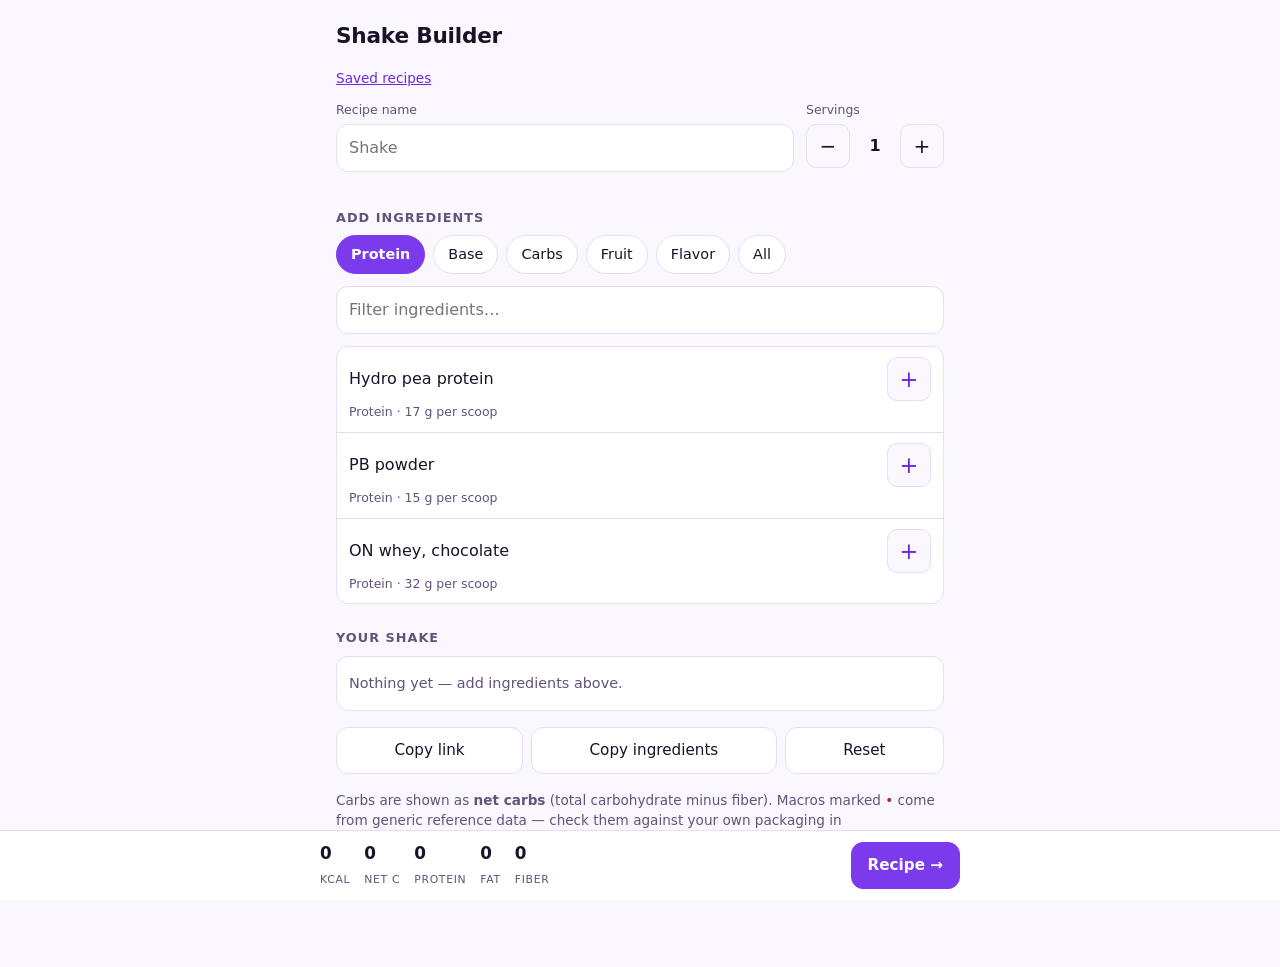
<file: index.html>
<!doctype html>
<html lang="en">
<head>
<meta charset="utf-8">
<meta name="viewport" content="width=device-width, initial-scale=1">
<meta name="theme-color" content="#faf7ff" media="(prefers-color-scheme: light)">
<meta name="theme-color" content="#0f0c15" media="(prefers-color-scheme: dark)">
<title>Shake Builder</title>
<meta name="description" content="Build a shake and see its macros.">
<link rel="stylesheet" href="css/styles.css">
</head>
<body>
<div class="wrap">
  <h1>Shake Builder</h1>

  <div id="banner" hidden class="banner"></div>
  <p class="nav"><a href="saved.html">Saved recipes</a></p>

  <div class="row-2">
    <label class="field">
      <span>Recipe name</span>
      <input type="text" id="name" placeholder="Shake" autocomplete="off">
    </label>
    <div class="field field-servings" role="group" aria-labelledby="servings-label">
      <span id="servings-label">Servings</span>
      <div class="stepper" id="servings">
        <button type="button" data-servings="-1" aria-label="Fewer servings">−</button>
        <span class="qty" id="servings-qty">1</span>
        <button type="button" data-servings="1" aria-label="More servings">+</button>
      </div>
    </div>
  </div>

  <!-- Catalog sits above "Your shake" deliberately: adding an ingredient grows the
       section below it, so the row you just tapped never moves under your finger. -->
  <h2>Add ingredients</h2>
  <div class="chips" id="categories" role="group" aria-label="Filter by category"></div>
  <div class="field">
    <input type="text" id="filter" placeholder="Filter ingredients…" autocomplete="off">
  </div>
  <ul class="list" id="all"></ul>

  <h2 id="shake-heading">Your shake</h2>
  <ul class="list" id="shake"></ul>

  <div class="actions">
    <button class="btn" id="copy-link" type="button">Copy link</button>
    <button class="btn" id="copy-ingredients" type="button">Copy ingredients</button>
    <button class="btn" id="reset" type="button">Reset</button>
  </div>

  <p class="note">
    Carbs are shown as <b>net carbs</b> (total carbohydrate minus fiber).
    Macros marked <span class="unverified">•</span> come from generic reference data —
    check them against your own packaging in <code>ingredients.json</code>.
  </p>
</div>

<div class="totals">
  <div class="totals-inner">
    <div class="macros">
      <div class="macro"><b id="t-kcal">0</b><span>kcal</span></div>
      <div class="macro"><b id="t-netcarb">0</b><span>net C</span></div>
      <div class="macro"><b id="t-protein">0</b><span>protein</span></div>
      <div class="macro"><b id="t-fat">0</b><span>fat</span></div>
      <div class="macro"><b id="t-fiber">0</b><span>fiber</span></div>
    </div>
    <a class="btn btn-primary" id="view-recipe" href="recipe.html">Recipe →</a>
  </div>
</div>

<script src="js/shared.js"></script>
<script src="js/builder.js"></script>
</body>
</html>
</file>
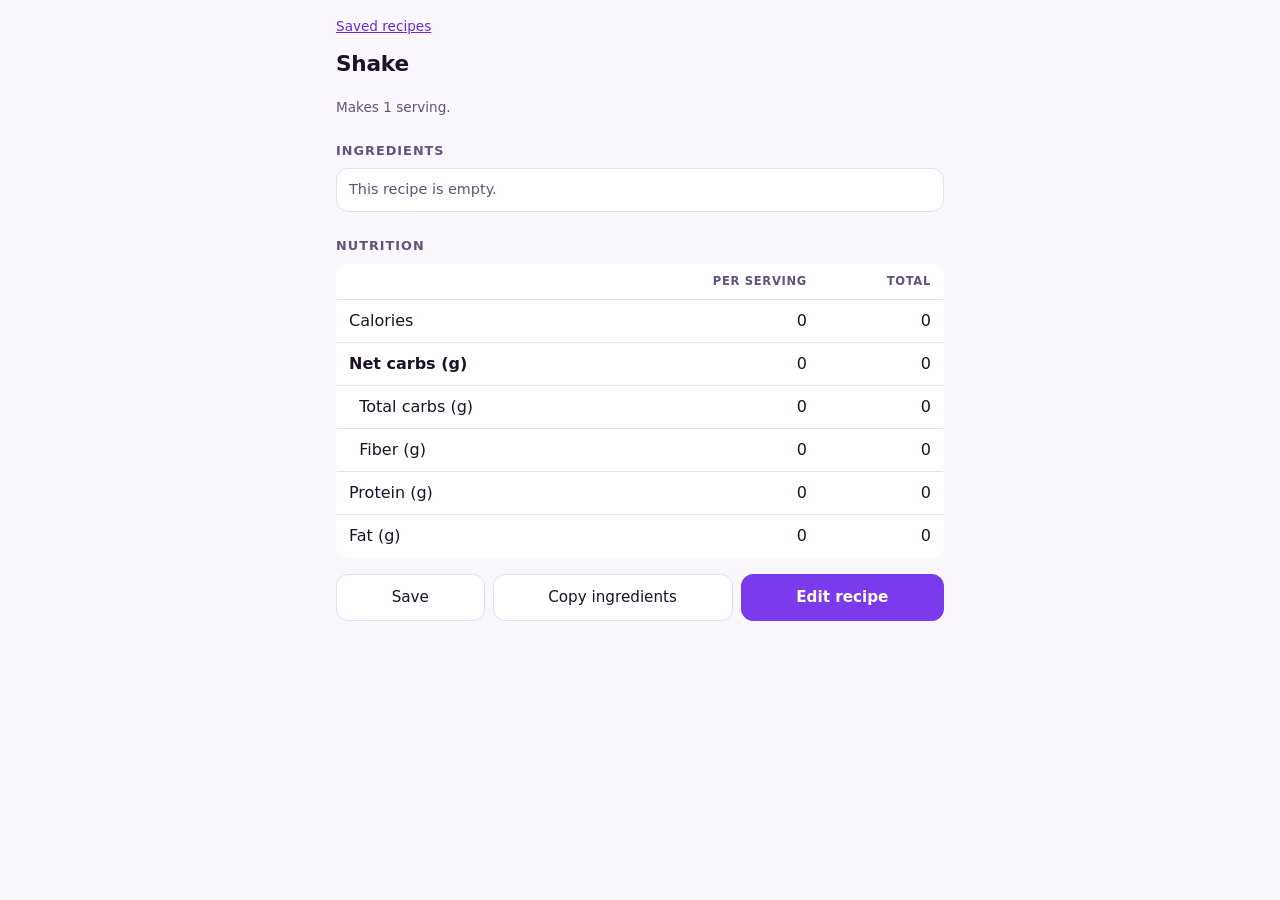
<file: recipe.html>
<!doctype html>
<html lang="en">
<head>
<meta charset="utf-8">
<meta name="viewport" content="width=device-width, initial-scale=1">
<meta name="theme-color" content="#faf7ff" media="(prefers-color-scheme: light)">
<meta name="theme-color" content="#0f0c15" media="(prefers-color-scheme: dark)">
<title>Shake recipe</title>
<link rel="stylesheet" href="css/styles.css">
</head>
<body class="recipe-page">
<div class="wrap" id="recipe">

  <div id="banner" hidden class="banner"></div>
  <p class="nav"><a href="saved.html">Saved recipes</a></p>

  <h1 id="r-name">Shake</h1>
  <p class="note" id="r-yield">Makes 1 serving.</p>

  <h2>Ingredients</h2>
  <ul class="recipe-ingredients" id="r-ingredients"></ul>

  <h2>Nutrition</h2>
  <table class="nutrition">
    <thead>
      <tr><th scope="col">&nbsp;</th><th scope="col">Per serving</th><th scope="col">Total</th></tr>
    </thead>
    <tbody>
      <tr><td>Calories</td><td id="r-kcal">0</td><td id="r-kcal-t">0</td></tr>
      <tr><td><b>Net carbs (g)</b></td><td id="r-netCarb">0</td><td id="r-netCarb-t">0</td></tr>
      <tr><td>&nbsp;&nbsp;Total carbs (g)</td><td id="r-carb">0</td><td id="r-carb-t">0</td></tr>
      <tr><td>&nbsp;&nbsp;Fiber (g)</td><td id="r-fiber">0</td><td id="r-fiber-t">0</td></tr>
      <tr><td>Protein (g)</td><td id="r-protein">0</td><td id="r-protein-t">0</td></tr>
      <tr><td>Fat (g)</td><td id="r-fat">0</td><td id="r-fat-t">0</td></tr>
    </tbody>
  </table>

  <div class="actions">
    <button class="btn" id="save-recipe" type="button">Save</button>
    <button class="btn" id="copy-ingredients" type="button">Copy ingredients</button>
    <a class="btn btn-primary" id="edit" href="index.html">Edit recipe</a>
  </div>

</div>

<script src="js/shared.js"></script>
<script src="js/store.js"></script>
<script src="js/recipe.js"></script>
</body>
</html>
</file>
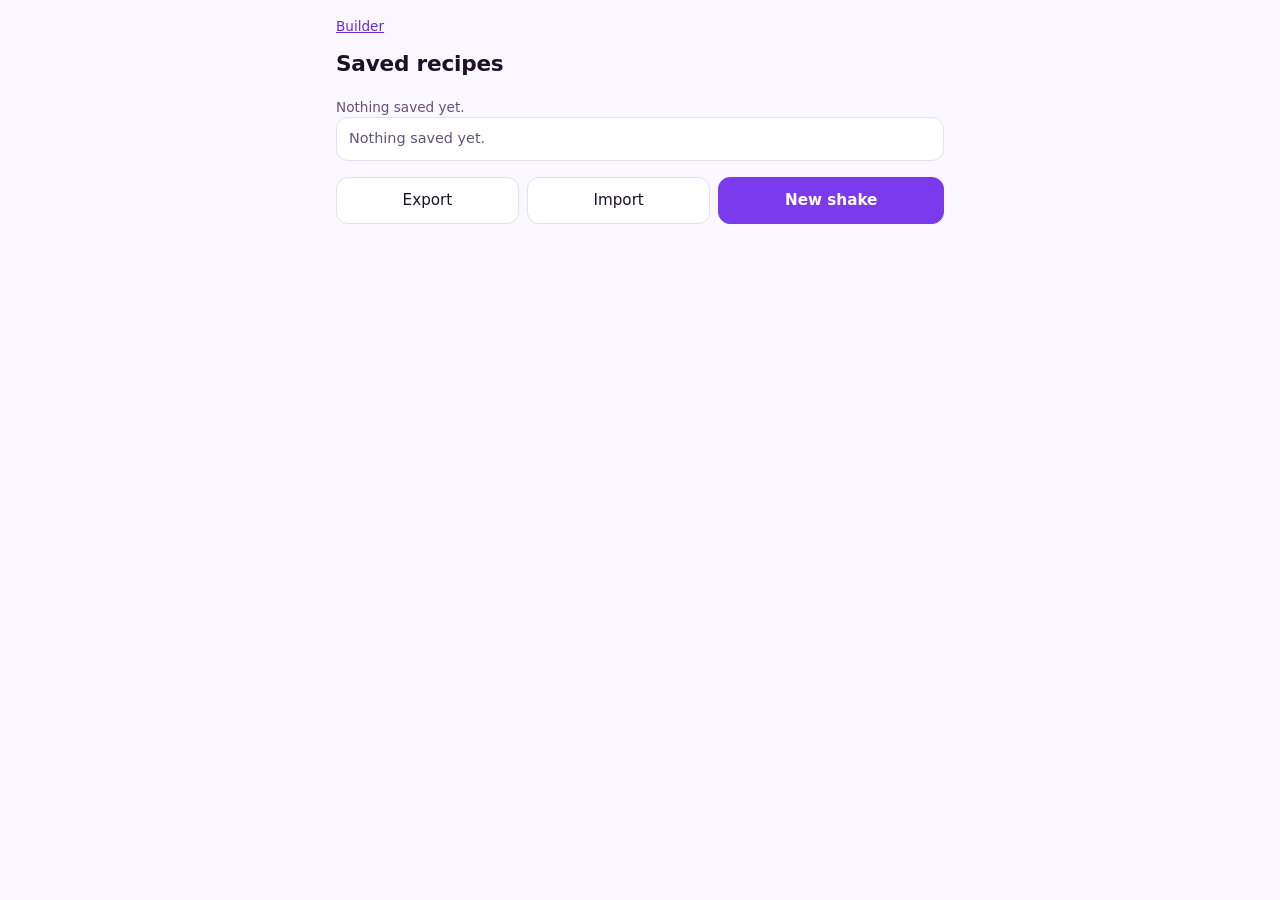
<file: saved.html>
<!doctype html>
<html lang="en">
<head>
<meta charset="utf-8">
<meta name="viewport" content="width=device-width, initial-scale=1">
<meta name="theme-color" content="#faf7ff" media="(prefers-color-scheme: light)">
<meta name="theme-color" content="#0f0c15" media="(prefers-color-scheme: dark)">
<title>Saved recipes</title>
<link rel="stylesheet" href="css/styles.css">
</head>
<body class="recipe-page">
<div class="wrap">

  <div id="banner" hidden class="banner"></div>
  <p class="nav"><a href="index.html">Builder</a></p>

  <h1>Saved recipes</h1>
  <p class="note" id="saved-count">Nothing saved yet.</p>

  <ul class="saved-list" id="saved-list"></ul>

  <textarea class="io" id="io" hidden></textarea>
  <button class="btn" id="io-apply" type="button" hidden>Import</button>

  <div class="actions">
    <button class="btn" id="export" type="button">Export</button>
    <button class="btn" id="import" type="button">Import</button>
    <a class="btn btn-primary" href="index.html">New shake</a>
  </div>

</div>

<script src="js/shared.js"></script>
<script src="js/store.js"></script>
<script src="js/saved.js"></script>
</body>
</html>
</file>
<file: css/styles.css>
:root {
  --bg: #faf7ff;
  --surface: #ffffff;
  --border: #e7ddf5;
  --text: #1c1228;
  --muted: #63527a;
  /* Accent is a fill colour; --accent-ink is the same hue darkened enough to
     pass as text/outline on --bg. Keeping them apart is what lets the fill stay
     vivid instead of being dragged down to a readable-as-text darkness. */
  --accent: #7c3aed;
  --accent-ink: #6d28d9;
  --accent-soft: #f1e8ff;
  --accent-text: #ffffff;
  /* Red-leaning, so the unverified marker stays distinct from the purple accent. */
  --warn: #c0203c;
  --radius: 12px;
  --bar-h: 84px;
}

@media (prefers-color-scheme: dark) {
  :root {
    --bg: #0f0c15;
    --surface: #1b1626;
    --border: #3b3252;
    --text: #f6f1fc;
    --muted: #b7a8d0;
    --accent: #9d6bff;
    --accent-ink: #c4b0ff;
    --accent-soft: #241834;
    --accent-text: #17092b;
    --warn: #ff8299;
  }
}

* { box-sizing: border-box; }

html { -webkit-text-size-adjust: 100%; }

body {
  margin: 0;
  background: var(--bg);
  color: var(--text);
  font: 16px/1.5 system-ui, -apple-system, "Segoe UI", Roboto, sans-serif;
  overflow-wrap: break-word;
}

.wrap {
  max-width: 640px;
  margin: 0 auto;
  padding: 16px 16px calc(var(--bar-h) + 32px);
}

h1 {
  font-size: 1.35rem;
  letter-spacing: -0.01em;
  margin: 4px 0 16px;
}

h2 {
  font-size: 0.8rem;
  text-transform: uppercase;
  letter-spacing: 0.08em;
  color: var(--muted);
  margin: 24px 0 8px;
}

/* ---------- form controls ---------- */

label { display: block; }

.field { margin-bottom: 12px; }

.field > span {
  display: block;
  font-size: 0.78rem;
  color: var(--muted);
  margin-bottom: 4px;
}

input[type="text"],
input[type="number"] {
  width: 100%;
  /* 16px minimum: anything smaller makes iOS zoom on focus. */
  font: inherit;
  font-size: 16px;
  padding: 11px 12px;
  color: var(--text);
  background: var(--surface);
  border: 1px solid var(--border);
  border-radius: var(--radius);
}

input:focus-visible,
button:focus-visible {
  outline: 2px solid var(--accent-ink);
  outline-offset: 2px;
}

.row-2 { display: flex; gap: 12px; }
.row-2 .field:first-child { flex: 1; }
/* Sized by its contents: the servings control is a stepper now, not the 96px
   number input this rule was cut for. */
.row-2 .field:last-child { flex: none; }

/* ---------- category chips ---------- */

.chips {
  display: flex;
  flex-wrap: wrap;
  gap: 8px;
  margin-bottom: 12px;
}

.chip {
  min-height: 38px;
  padding: 8px 14px;
  font: inherit;
  font-size: 0.9rem;
  color: var(--text);
  background: var(--surface);
  border: 1px solid var(--border);
  border-radius: 999px;
  cursor: pointer;
}

.chip[aria-pressed="true"] {
  color: var(--accent-text);
  background: var(--accent);
  border-color: var(--accent);
  font-weight: 600;
}

/* ---------- ingredient rows ---------- */

.list {
  list-style: none;
  margin: 0;
  padding: 0;
  border: 1px solid var(--border);
  border-radius: var(--radius);
  background: var(--surface);
  overflow: hidden;
}

.list li + li { border-top: 1px solid var(--border); }

/* Wraps so the detail line gets the full row width instead of the ~180px left
   over beside the stepper, which forced every row onto two lines. */
.item {
  display: flex;
  flex-wrap: wrap;
  align-items: center;
  gap: 2px 12px;
  padding: 10px 12px;
  min-height: 56px;
}

.item.on { background: var(--accent-soft); }

.item-main { flex: 1; min-width: 0; }

.item-name { display: block; }

.item-sub {
  flex-basis: 100%;
  font-size: 0.78rem;
  color: var(--muted);
  font-variant-numeric: tabular-nums;
}

.unverified {
  color: var(--warn);
  cursor: help;
}

/* ---------- stepper ---------- */

.stepper {
  display: flex;
  align-items: center;
  gap: 2px;
  flex: none;
}

.stepper button {
  width: 44px;
  height: 44px;
  font: inherit;
  font-size: 1.25rem;
  line-height: 1;
  color: var(--text);
  background: var(--bg);
  border: 1px solid var(--border);
  border-radius: 10px;
  cursor: pointer;
}

.stepper button:active { background: var(--accent-soft); }

.stepper .qty {
  min-width: 46px;
  text-align: center;
  font-variant-numeric: tabular-nums;
  font-weight: 600;
}

.add {
  flex: none;
  width: 44px;
  height: 44px;
  font: inherit;
  font-size: 1.4rem;
  line-height: 1;
  color: var(--accent-ink);
  background: var(--bg);
  border: 1px solid var(--border);
  border-radius: 10px;
  cursor: pointer;
}

/* ---------- buttons ---------- */

.actions {
  display: flex;
  flex-wrap: wrap;
  gap: 8px;
  margin-top: 16px;
}

.btn {
  flex: 1 1 auto;
  min-height: 44px;
  padding: 11px 16px;
  font: inherit;
  font-size: 0.95rem;
  text-align: center;
  text-decoration: none;
  color: var(--text);
  background: var(--surface);
  border: 1px solid var(--border);
  border-radius: var(--radius);
  cursor: pointer;
}

.btn-primary {
  color: var(--accent-text);
  background: var(--accent);
  border-color: var(--accent);
  font-weight: 600;
}

/* ---------- sticky totals ---------- */

.totals {
  position: fixed;
  left: 0;
  right: 0;
  bottom: 0;
  z-index: 10;
  display: flex;
  align-items: center;
  gap: 12px;
  padding: 10px 16px calc(10px + env(safe-area-inset-bottom));
  background: var(--surface);
  border-top: 1px solid var(--border);
}

.totals-inner {
  max-width: 640px;
  margin: 0 auto;
  width: 100%;
  display: flex;
  align-items: center;
  gap: 12px;
}

.macros {
  flex: 1;
  display: flex;
  gap: 14px;
}

.macro { text-align: left; }

.macro b {
  display: block;
  font-size: 1.05rem;
  font-variant-numeric: tabular-nums;
}

.macro span {
  font-size: 0.68rem;
  text-transform: uppercase;
  letter-spacing: 0.06em;
  color: var(--muted);
}

.totals .btn { flex: none; }

/* ---------- recipe page ---------- */

/* Name on its own line, amount beneath: the name is what you type into
   Cronometer's search, so it should not have to be picked out of a sentence. */
.recipe-ingredients {
  list-style: none;
  margin: 0;
  padding: 0;
  border: 1px solid var(--border);
  border-radius: var(--radius);
  background: var(--surface);
  overflow: hidden;
}

.recipe-ingredients li { padding: 10px 12px; }

.recipe-ingredients li + li { border-top: 1px solid var(--border); }

.ing-name { display: block; }

.ing-amount {
  display: block;
  font-size: 0.85rem;
  color: var(--muted);
  font-variant-numeric: tabular-nums;
}

table.nutrition {
  width: 100%;
  border-collapse: collapse;
  margin-top: 8px;
  background: var(--surface);
  border: 1px solid var(--border);
  border-radius: var(--radius);
  overflow: hidden;
}

.nutrition th,
.nutrition td {
  padding: 9px 12px;
  text-align: right;
  border-bottom: 1px solid var(--border);
  font-variant-numeric: tabular-nums;
}

.nutrition th:first-child,
.nutrition td:first-child { text-align: left; font-weight: 400; }

.nutrition thead th {
  font-size: 0.72rem;
  text-transform: uppercase;
  letter-spacing: 0.06em;
  color: var(--muted);
}

.nutrition tbody tr:last-child td { border-bottom: 0; }

.note {
  font-size: 0.85rem;
  color: var(--muted);
  margin: 16px 0 0;
}

.empty {
  padding: 16px 12px;
  color: var(--muted);
  font-size: 0.9rem;
}

.banner {
  padding: 10px 12px;
  margin-bottom: 12px;
  border-radius: var(--radius);
  background: var(--accent-soft);
  border: 1px solid var(--border);
  font-size: 0.88rem;
}

.recipe-page .wrap { padding-bottom: 32px; }

/* ---------- saved recipes ---------- */

.nav {
  font-size: 0.85rem;
  margin: 0 0 12px;
}

.nav a { color: var(--accent-ink); }

.saved-list {
  list-style: none;
  margin: 0;
  padding: 0;
  border: 1px solid var(--border);
  border-radius: var(--radius);
  background: var(--surface);
  overflow: hidden;
}

.saved-list li + li { border-top: 1px solid var(--border); }

.saved-list li {
  display: flex;
  align-items: center;
  gap: 8px;
  padding: 10px 12px;
}

.saved-link {
  flex: 1;
  min-width: 0;
  text-decoration: none;
  color: inherit;
}

.saved-list .btn { flex: none; }

.btn-small {
  min-height: 44px;
  padding: 8px 12px;
  font-size: 0.85rem;
}

/* An author display rule beats the UA stylesheet's [hidden] { display: none },
   so the attribute needs restoring explicitly. */
.io[hidden] { display: none; }

.io {
  display: block;
  width: 100%;
  min-height: 160px;
  margin: 12px 0;
  font: 13px/1.5 ui-monospace, SFMono-Regular, Menlo, Consolas, monospace;
  color: var(--text);
  background: var(--surface);
  border: 1px solid var(--border);
  border-radius: var(--radius);
  padding: 11px 12px;
}
</file>
